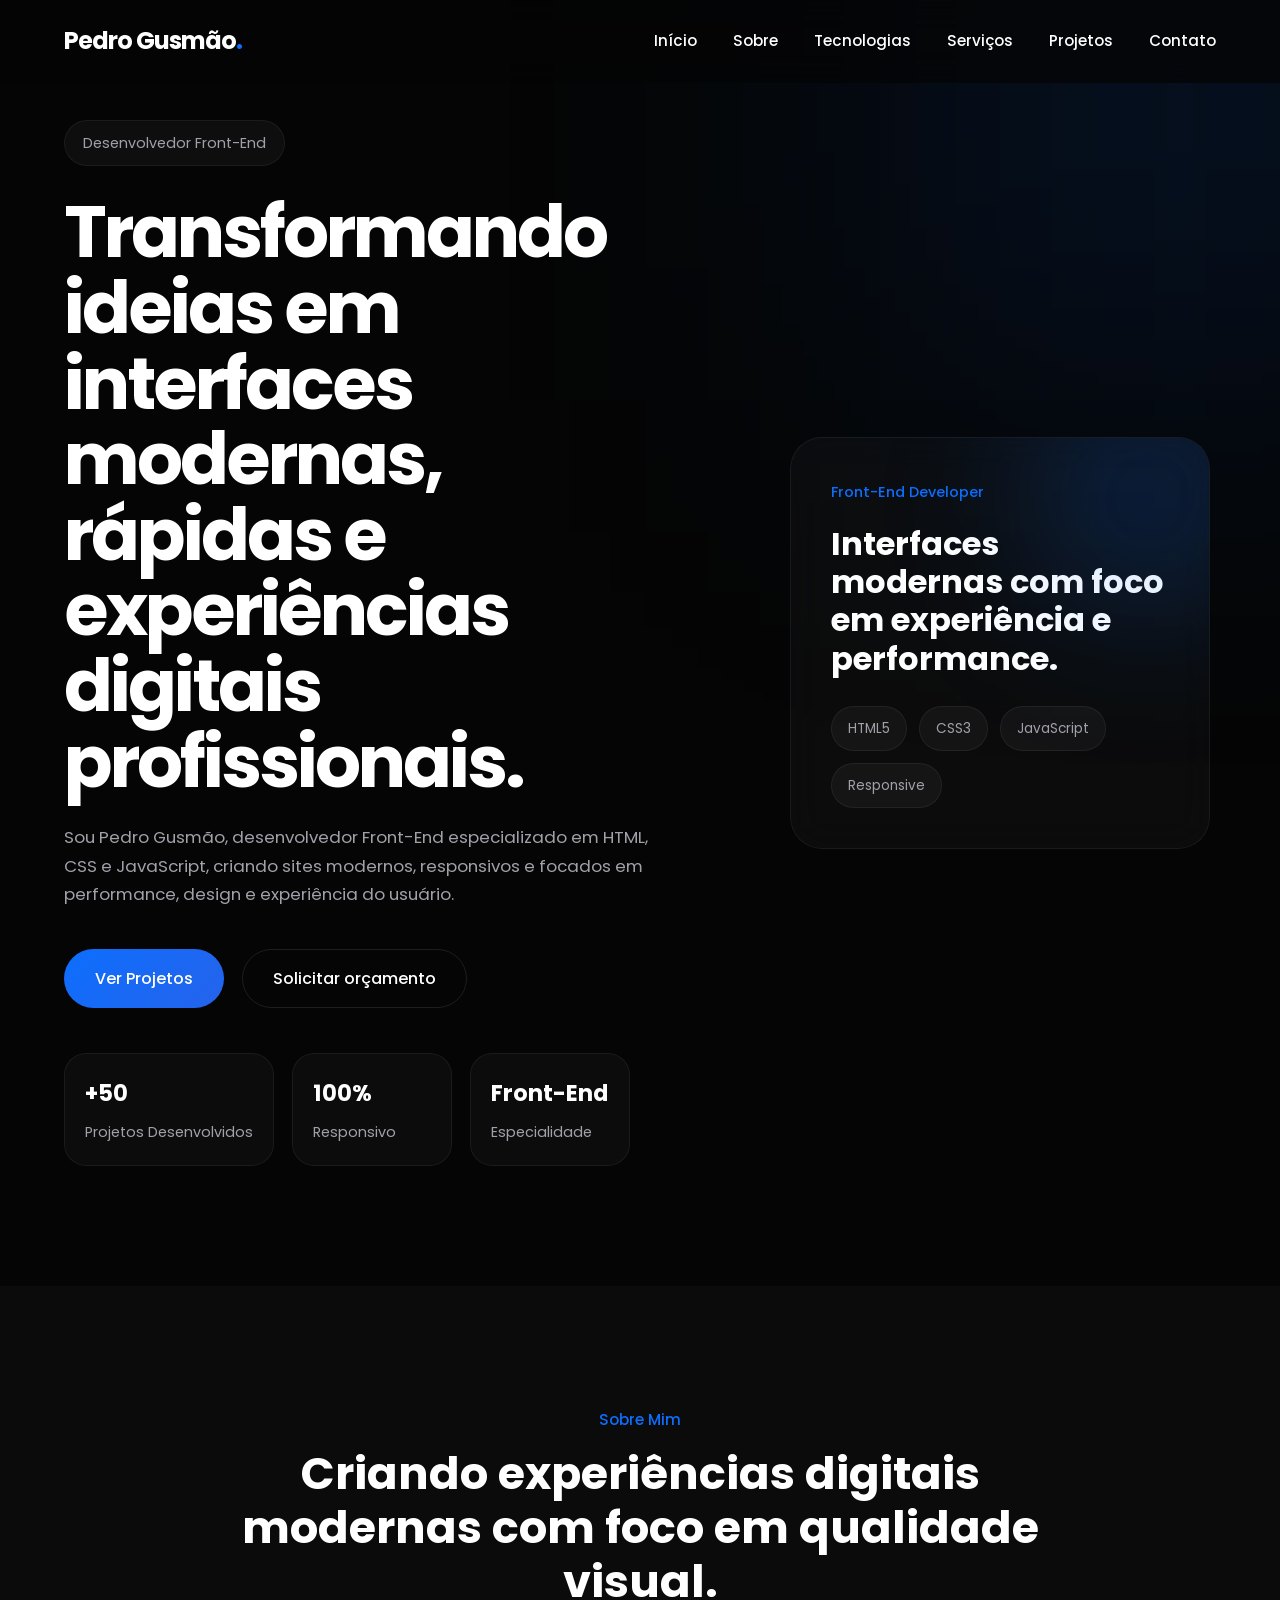
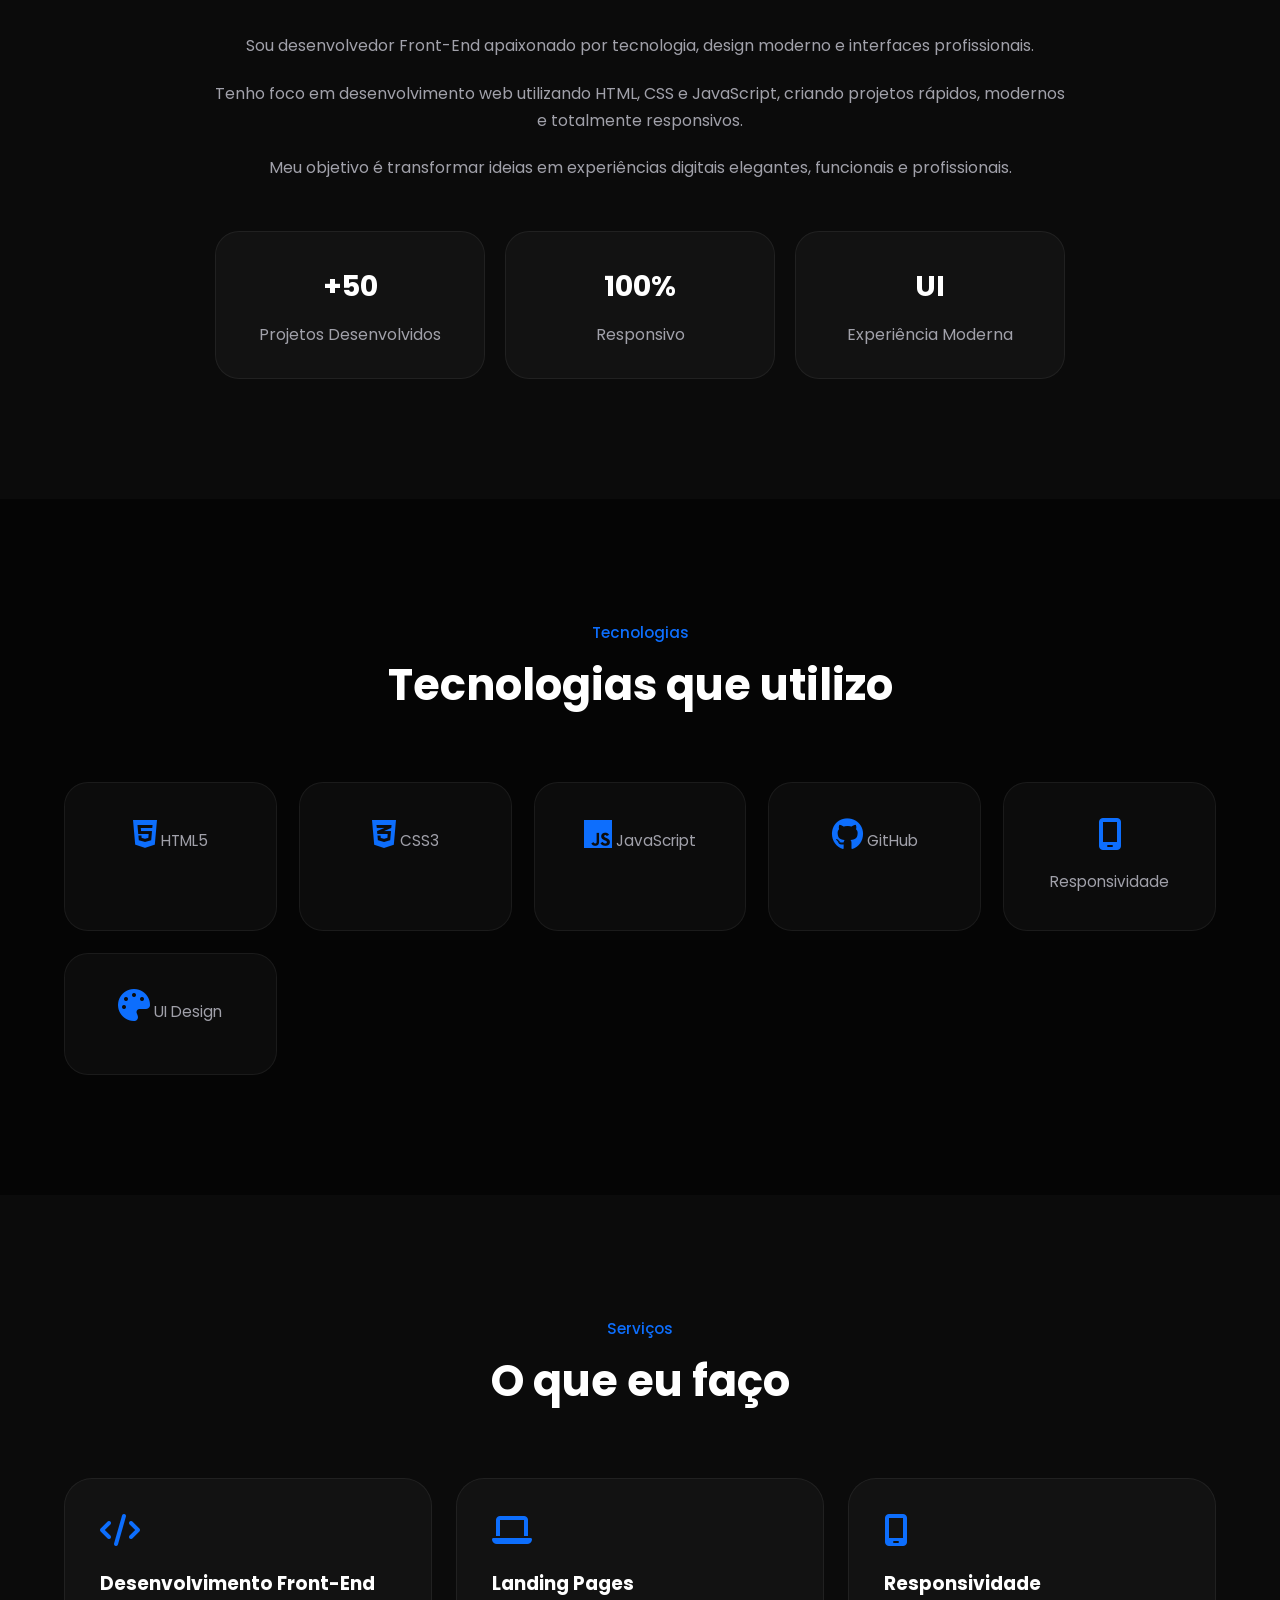
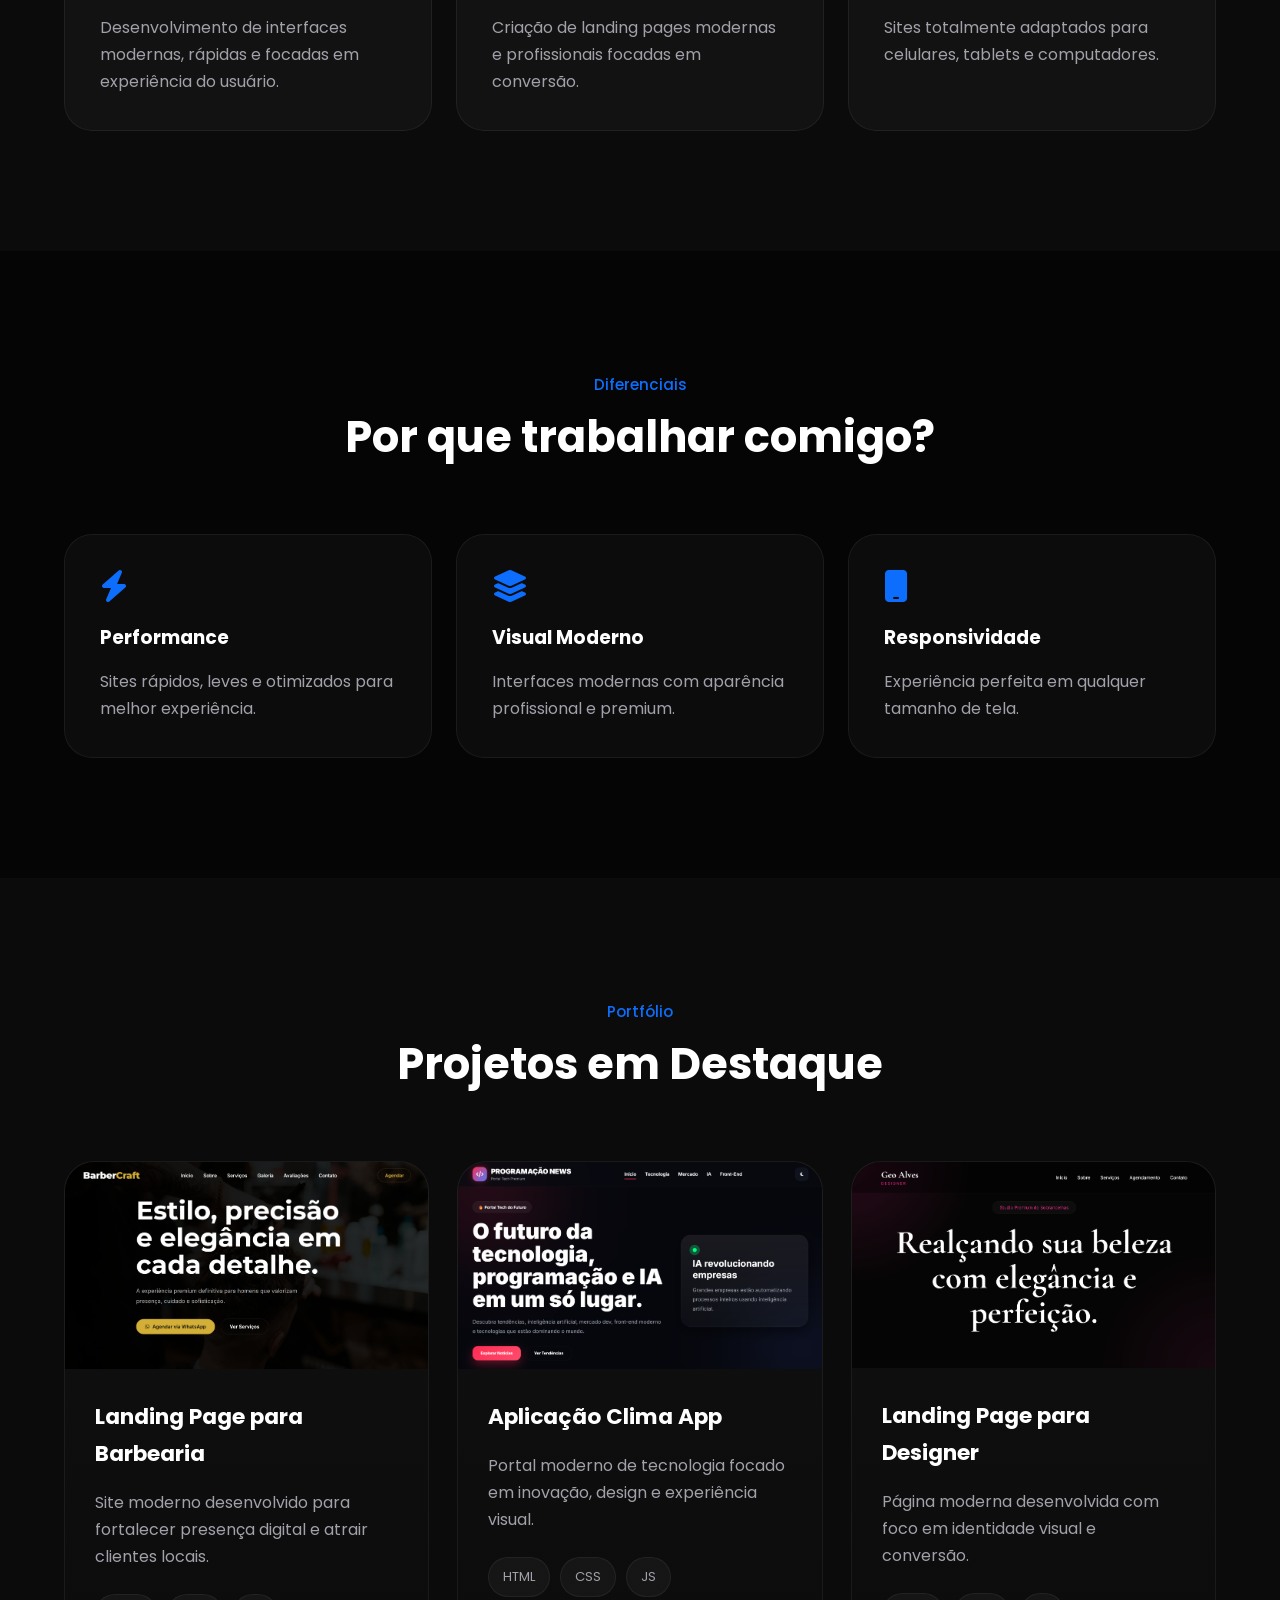
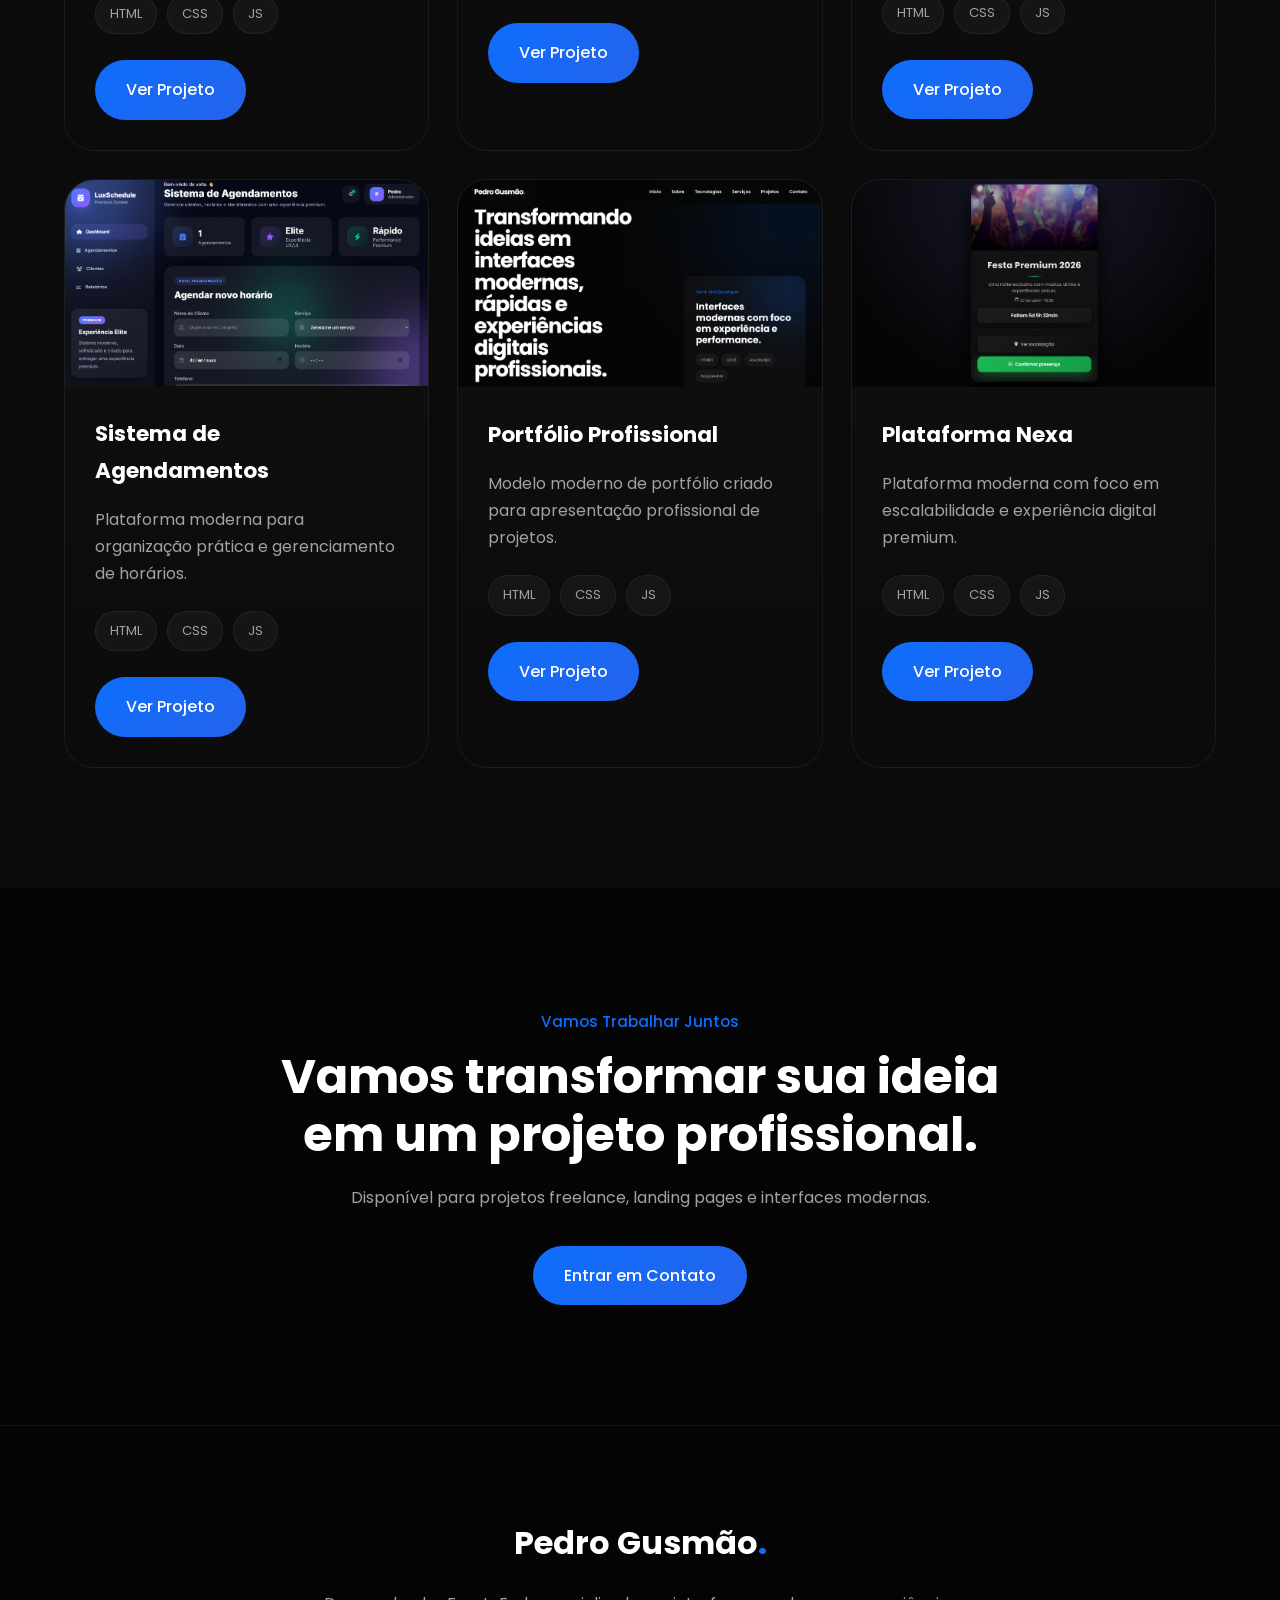
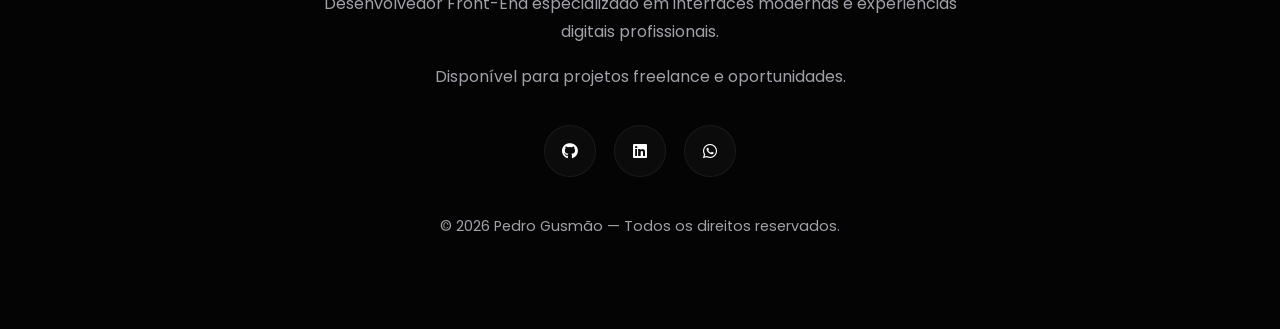
<file: index.html>
<!DOCTYPE html>
<html lang="pt-br">
<head>

  <meta charset="UTF-8">
  <meta name="viewport" content="width=device-width, initial-scale=1.0">

  <!-- SEO -->
  <meta name="description" content="Pedro Gusmão - Desenvolvedor Front-End especializado na criação de interfaces modernas, rápidas, responsivas e experiências digitais profissionais.">

  <meta name="keywords" content="Desenvolvedor Front-End, HTML, CSS, JavaScript, Criação de Sites, Landing Pages, Portfólio Front-End">

  <meta name="author" content="Pedro Gusmão">

  <!-- OPEN GRAPH -->
  <meta property="og:title" content="Pedro Gusmão | Desenvolvedor Front-End">
  <meta property="og:description" content="Interfaces modernas, rápidas e experiências digitais profissionais.">
  <meta property="og:type" content="website">

  <title>Pedro Gusmão | Desenvolvedor Front-End</title>

  <!-- FONT -->
  <link rel="preconnect" href="https://fonts.googleapis.com">

  <link rel="preconnect" href="https://fonts.gstatic.com" crossorigin>

  <link href="https://fonts.googleapis.com/css2?family=Poppins:wght@300;400;500;600;700;800&display=swap" rel="stylesheet">

  <!-- CSS -->
  <link rel="stylesheet" href="style.css">

  <!-- ICONES -->
  <link rel="stylesheet" href="https://cdnjs.cloudflare.com/ajax/libs/font-awesome/6.5.0/css/all.min.css">

  <!-- AOS -->
  <link href="https://unpkg.com/aos@2.3.4/dist/aos.css" rel="stylesheet">

</head>

<body>

<!-- BG EFFECT -->
<div class="bg-effect"></div>

<!-- HEADER -->
<header class="header" id="header">

  <div class="container nav">

    <!-- LOGO -->
    <a href="#home" class="logo">
      Pedro Gusmão<span>.</span>
    </a>

    <!-- MENU -->
    <nav>

      <ul class="nav-list" id="nav-list">

        <li>
          <a href="#home">Início</a>
        </li>

        <li>
          <a href="#sobre">Sobre</a>
        </li>

        <li>
          <a href="#tecnologias">Tecnologias</a>
        </li>

        <li>
          <a href="#servicos">Serviços</a>
        </li>

        <li>
          <a href="#projetos">Projetos</a>
        </li>

        <li>
          <a href="#contato">Contato</a>
        </li>

      </ul>

    </nav>

    <!-- MENU MOBILE -->
    <div class="menu-toggle" id="menu-toggle">

      <i class="fa-solid fa-bars"></i>

    </div>

  </div>

</header>

<!-- MAIN -->
<main>

<!-- HERO -->
<section class="hero" id="home">

  <div class="container hero-content">

    <!-- TEXTO -->
    <div class="hero-text" data-aos="fade-up">

      <span class="tag">
        Desenvolvedor Front-End
      </span>

      <h1>
        Transformando ideias em interfaces modernas,
        rápidas e experiências digitais profissionais.
      </h1>

      <p>
        Sou Pedro Gusmão, desenvolvedor Front-End especializado em HTML, CSS e JavaScript, criando sites modernos, responsivos e focados em performance, design e experiência do usuário.
      </p>

      <!-- BUTTONS -->
      <div class="hero-buttons">

        <a href="#projetos" class="btn">
          Ver Projetos
        </a>

        <a href="https://wa.me/5581981810526"
           target="_blank"
           rel="noopener noreferrer"
           class="btn btn-outline">

          Solicitar orçamento

        </a>

      </div>

      <!-- HERO INFO -->
      <div class="hero-mini-info">

        <div class="mini-card">

          <h3>+50</h3>

          <span>
            Projetos Desenvolvidos
          </span>

        </div>

        <div class="mini-card">

          <h3>100%</h3>

          <span>
            Responsivo
          </span>

        </div>

        <div class="mini-card">

          <h3>Front-End</h3>

          <span>
            Especialidade
          </span>

        </div>

      </div>

    </div>

    <!-- HERO VISUAL -->
    <div class="hero-visual" data-aos="fade-left">

      <div class="hero-card">

        <div class="card-glow"></div>

        <div class="hero-card-content">

          <span class="code-tag">
            Front-End Developer
          </span>

          <h2>
            Interfaces modernas com foco em experiência e performance.
          </h2>

          <div class="hero-stack">

            <span>HTML5</span>
            <span>CSS3</span>
            <span>JavaScript</span>
            <span>Responsive</span>

          </div>

        </div>

      </div>

    </div>

  </div>

</section>

<!-- SOBRE -->
<section class="about" id="sobre">

  <div class="container about-content">

    <div class="about-text" data-aos="fade-right">

      <span class="section-tag">
        Sobre Mim
      </span>

      <h2>
        Criando experiências digitais modernas com foco em qualidade visual.
      </h2>

      <p>
        Sou desenvolvedor Front-End apaixonado por tecnologia, design moderno e interfaces profissionais.
      </p>

      <p>
        Tenho foco em desenvolvimento web utilizando HTML, CSS e JavaScript, criando projetos rápidos, modernos e totalmente responsivos.
      </p>

      <p>
        Meu objetivo é transformar ideias em experiências digitais elegantes, funcionais e profissionais.
      </p>

      <!-- ABOUT INFO -->
      <div class="about-info">

        <div class="info-card">

          <h3>
            +50
          </h3>

          <span>
            Projetos Desenvolvidos
          </span>

        </div>

        <div class="info-card">

          <h3>
            100%
          </h3>

          <span>
            Responsivo
          </span>

        </div>

        <div class="info-card">

          <h3>
            UI
          </h3>

          <span>
            Experiência Moderna
          </span>

        </div>

      </div>

    </div>

  </div>

</section>

<!-- TECNOLOGIAS -->
<section class="stack" id="tecnologias">

  <div class="container">

    <div class="section-header" data-aos="fade-up">

      <span class="section-tag">
        Tecnologias
      </span>

      <h2>
        Tecnologias que utilizo
      </h2>

    </div>

    <!-- STACK GRID -->
    <div class="stack-grid">

      <div class="stack-card" data-aos="fade-up" data-aos-delay="100">

        <i class="fa-brands fa-html5"></i>

        <span>
          HTML5
        </span>

      </div>

      <div class="stack-card" data-aos="fade-up" data-aos-delay="200">

        <i class="fa-brands fa-css3-alt"></i>

        <span>
          CSS3
        </span>

      </div>

      <div class="stack-card" data-aos="fade-up" data-aos-delay="300">

        <i class="fa-brands fa-js"></i>

        <span>
          JavaScript
        </span>

      </div>

      <div class="stack-card" data-aos="fade-up" data-aos-delay="400">

        <i class="fa-brands fa-github"></i>

        <span>
          GitHub
        </span>

      </div>

      <div class="stack-card" data-aos="fade-up" data-aos-delay="500">

        <i class="fa-solid fa-mobile-screen"></i>

        <span>
          Responsividade
        </span>

      </div>

      <div class="stack-card" data-aos="fade-up" data-aos-delay="600">

        <i class="fa-solid fa-palette"></i>

        <span>
          UI Design
        </span>

      </div>

    </div>

  </div>

</section>

<!-- SERVIÇOS -->
<section class="services" id="servicos">

  <div class="container">

    <div class="section-header" data-aos="fade-up">

      <span class="section-tag">
        Serviços
      </span>

      <h2>
        O que eu faço
      </h2>

    </div>

    <!-- GRID -->
    <div class="services-grid">

      <!-- CARD -->
      <article class="service-card" data-aos="fade-up" data-aos-delay="100">

        <i class="fa-solid fa-code"></i>

        <h3>
          Desenvolvimento Front-End
        </h3>

        <p>
          Desenvolvimento de interfaces modernas, rápidas e focadas em experiência do usuário.
        </p>

      </article>

      <!-- CARD -->
      <article class="service-card" data-aos="fade-up" data-aos-delay="200">

        <i class="fa-solid fa-laptop"></i>

        <h3>
          Landing Pages
        </h3>

        <p>
          Criação de landing pages modernas e profissionais focadas em conversão.
        </p>

      </article>

      <!-- CARD -->
      <article class="service-card" data-aos="fade-up" data-aos-delay="300">

        <i class="fa-solid fa-mobile-screen"></i>

        <h3>
          Responsividade
        </h3>

        <p>
          Sites totalmente adaptados para celulares, tablets e computadores.
        </p>

      </article>

    </div>

  </div>

</section>

<!-- WHY ME -->
<section class="why-me">

  <div class="container">

    <div class="section-header" data-aos="fade-up">

      <span class="section-tag">
        Diferenciais
      </span>

      <h2>
        Por que trabalhar comigo?
      </h2>

    </div>

    <!-- WHY GRID -->
    <div class="why-grid">

      <div class="why-card" data-aos="fade-up" data-aos-delay="100">

        <i class="fa-solid fa-bolt"></i>

        <h3>
          Performance
        </h3>

        <p>
          Sites rápidos, leves e otimizados para melhor experiência.
        </p>

      </div>

      <div class="why-card" data-aos="fade-up" data-aos-delay="200">

        <i class="fa-solid fa-layer-group"></i>

        <h3>
          Visual Moderno
        </h3>

        <p>
          Interfaces modernas com aparência profissional e premium.
        </p>

      </div>

      <div class="why-card" data-aos="fade-up" data-aos-delay="300">

        <i class="fa-solid fa-mobile"></i>

        <h3>
          Responsividade
        </h3>

        <p>
          Experiência perfeita em qualquer tamanho de tela.
        </p>

      </div>

    </div>

  </div>

</section>

<!-- PROJETOS -->
<section class="projects" id="projetos">

  <div class="container">

    <div class="section-header" data-aos="fade-up">

      <span class="section-tag">
        Portfólio
      </span>

      <h2>
        Projetos em Destaque
      </h2>

    </div>

    <!-- GRID -->
    <div class="grid">

      <!-- CARD -->
      <article class="card" data-aos="fade-up" data-aos-delay="100">

        <div class="card-img">

          <img src="img/barbearia.png" alt="Projeto Barbearia">

          <div class="overlay">
            <span>Ver Projeto</span>
          </div>

        </div>

        <div class="card-content">

          <h3>
            Landing Page para Barbearia
          </h3>

          <p>
            Site moderno desenvolvido para fortalecer presença digital e atrair clientes locais.
          </p>

          <div class="tech">

            <span>HTML</span>
            <span>CSS</span>
            <span>JS</span>

          </div>

          <a href="projetos/barbearia.html" class="btn">
            Ver Projeto
          </a>

        </div>

      </article>

      <!-- CARD -->
      <article class="card" data-aos="fade-up" data-aos-delay="200">

        <div class="card-img">

          <img src="img/news.png" alt="Projeto Programçao News">

          <div class="overlay">
            <span>Ver Projeto</span>
          </div>

        </div>

        <div class="card-content">

          <h3>
            Aplicação Clima App
          </h3>

          <p>
            Portal moderno de tecnologia focado em inovação, design e experiência visual.
          </p>

          <div class="tech">

            <span>HTML</span>
            <span>CSS</span>
            <span>JS</span>

          </div>

          <a href="projetos/news.html" class="btn">
            Ver Projeto
          </a>

        </div>

      </article>

      <!-- CARD -->
      <article class="card" data-aos="fade-up" data-aos-delay="300">

        <div class="card-img">

          <img src="img/designer.png" alt="Projeto Designer">

          <div class="overlay">
            <span>Ver Projeto</span>
          </div>

        </div>

        <div class="card-content">

          <h3>
            Landing Page para Designer
          </h3>

          <p>
            Página moderna desenvolvida com foco em identidade visual e conversão.
          </p>

          <div class="tech">

            <span>HTML</span>
            <span>CSS</span>
            <span>JS</span>

          </div>

          <a href="projetos/designer.html" class="btn">
            Ver Projeto
          </a>

        </div>

      </article>

      <!-- CARD -->
      <article class="card" data-aos="fade-up" data-aos-delay="400">

        <div class="card-img">

          <img src="img/agendamentos.png" alt="Projeto Agendamentos">

          <div class="overlay">
            <span>Ver Projeto</span>
          </div>

        </div>

        <div class="card-content">

          <h3>
            Sistema de Agendamentos
          </h3>

          <p>
            Plataforma moderna para organização prática e gerenciamento de horários.
          </p>

          <div class="tech">

            <span>HTML</span>
            <span>CSS</span>
            <span>JS</span>

          </div>

          <a href="projetos/agendamentos.html" class="btn">
            Ver Projeto
          </a>

        </div>

      </article>

      <!-- CARD -->
      <article class="card" data-aos="fade-up" data-aos-delay="500">

        <div class="card-img">

          <img src="img/portfolio.png" alt="Projeto Portfólio">

          <div class="overlay">
            <span>Ver Projeto</span>
          </div>

        </div>

        <div class="card-content">

          <h3>
            Portfólio Profissional
          </h3>

          <p>
            Modelo moderno de portfólio criado para apresentação profissional de projetos.
          </p>

          <div class="tech">

            <span>HTML</span>
            <span>CSS</span>
            <span>JS</span>

          </div>

          <a href="projetos/portfolio.html" class="btn">
            Ver Projeto
          </a>

        </div>

      </article>

      <!-- CARD -->
      <article class="card" data-aos="fade-up" data-aos-delay="600">

        <div class="card-img">

          <img src="img/nexa.png" alt="Projeto Nexa">

          <div class="overlay">
            <span>Ver Projeto</span>
          </div>

        </div>

        <div class="card-content">

          <h3>
            Plataforma Nexa
          </h3>

          <p>
            Plataforma moderna com foco em escalabilidade e experiência digital premium.
          </p>

          <div class="tech">

            <span>HTML</span>
            <span>CSS</span>
            <span>JS</span>

          </div>

          <a href="projetos/nexa.html" class="btn">
            Ver Projeto
          </a>

        </div>

      </article>

    </div>

  </div>

</section>

<!-- CTA -->
<section class="cta">

  <div class="container cta-content" data-aos="fade-up">

    <span class="section-tag">
      Vamos Trabalhar Juntos
    </span>

    <h2>
      Vamos transformar sua ideia em um projeto profissional.
    </h2>

    <p>
      Disponível para projetos freelance, landing pages e interfaces modernas.
    </p>

    <a href="https://wa.me/5581981810526"
       target="_blank"
       rel="noopener noreferrer"
       class="btn">

      Entrar em Contato

    </a>

  </div>

</section>

</main>

<!-- FOOTER -->
<footer class="footer" id="contato">

  <div class="container footer-content">

    <h2>
      Pedro Gusmão<span>.</span>
    </h2>

    <p>
      Desenvolvedor Front-End especializado em interfaces modernas e experiências digitais profissionais.
    </p>

    <span class="footer-text">
      Disponível para projetos freelance e oportunidades.
    </span>

    <!-- SOCIAL -->
    <div class="social">

      <a href="https://github.com/Pedro-Gusmao-png"
         target="_blank"
         rel="noopener noreferrer">

        <i class="fab fa-github"></i>

      </a>

      <a href="https://www.linkedin.com/in/pedro-gusmão7/"
         target="_blank"
         rel="noopener noreferrer">

        <i class="fab fa-linkedin"></i>

      </a>

      <a href="https://wa.me/5581981810526"
         target="_blank"
         rel="noopener noreferrer">

        <i class="fab fa-whatsapp"></i>

      </a>

    </div>

    <!-- COPY -->
    <span class="copy">
      © 2026 Pedro Gusmão — Todos os direitos reservados.
    </span>

  </div>

</footer>

<!-- JS -->
<script src="script.js"></script>

<!-- AOS -->
<script src="https://unpkg.com/aos@2.3.4/dist/aos.js"></script>

<script>

  AOS.init({
    once: true,
    duration: 800
  });

</script>

</body>
</html>
</file>
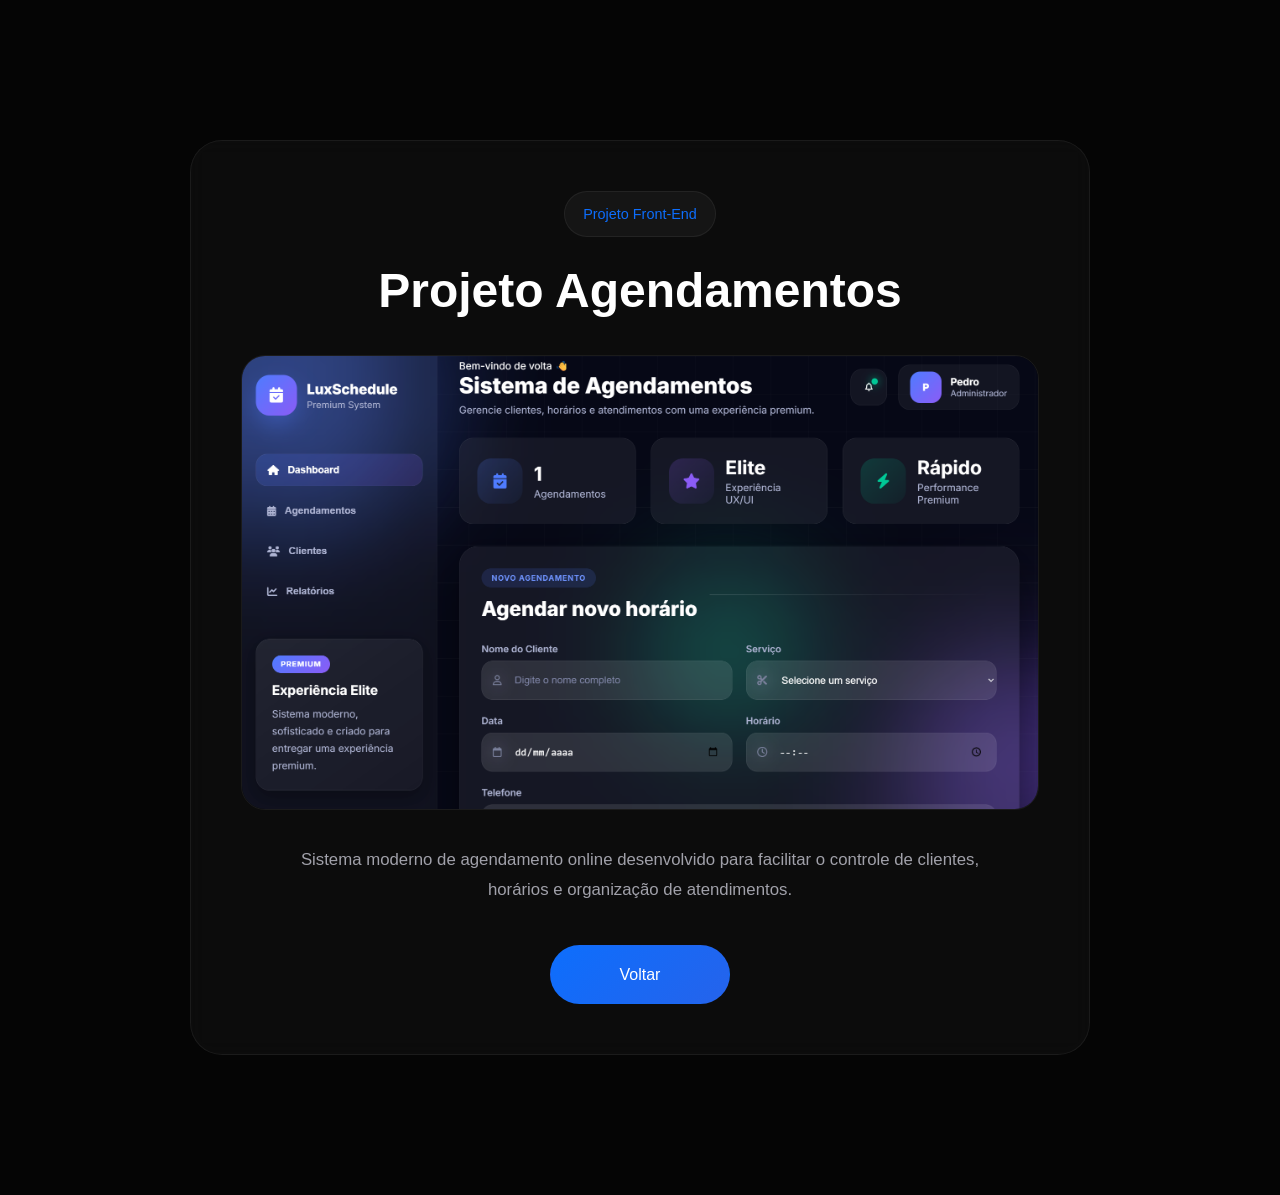
<file: projetos/agendamentos.html>
<!DOCTYPE html>
<html lang="pt-br">
<head>

  <meta charset="UTF-8">

  <meta name="viewport" content="width=device-width, initial-scale=1.0">

  <title>Projeto Agendamentos</title>

  <link rel="stylesheet" href="../style.css">

</head>

<body>

<section class="project-page">

  <div class="container">

    <div class="project-content">

      <span class="project-tag">
        Projeto Front-End
      </span>

      <h1>
        Projeto Agendamentos
      </h1>

      <img src="../img/agendamentos.png" alt="Projeto Agendamentos">

      <p>
        Sistema moderno de agendamento online desenvolvido para facilitar o controle de clientes, horários e organização de atendimentos.
      </p>

      <a href="../index.html" class="btn project-btn">
        Voltar
      </a>

    </div>

  </div>

</section>

</body>
</html>
</file>
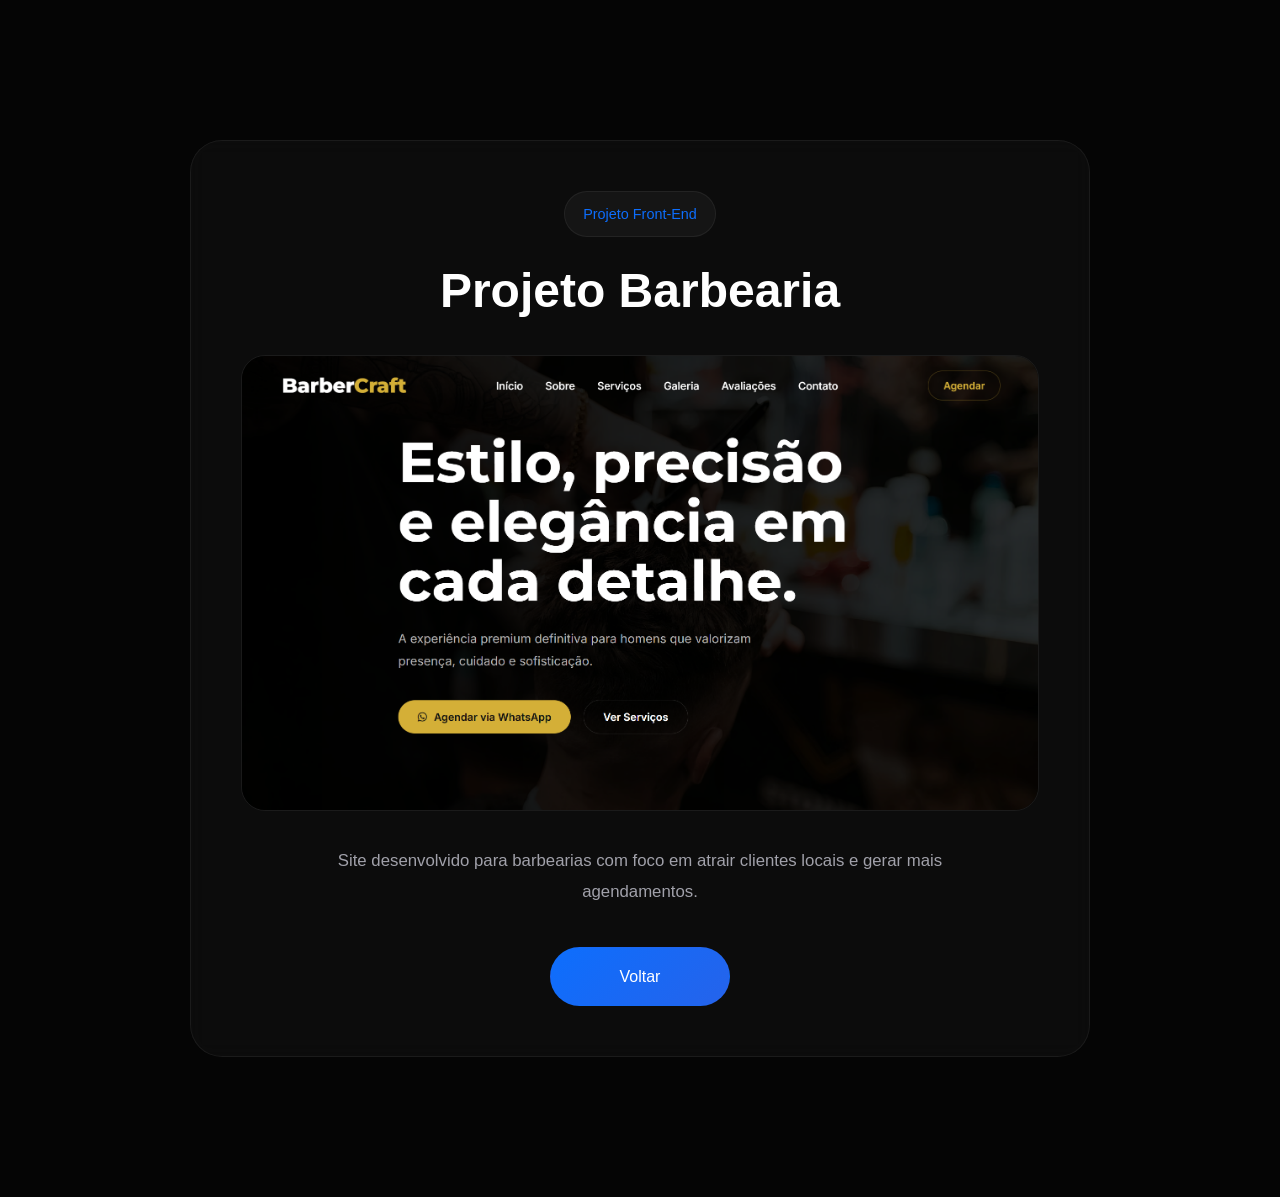
<file: projetos/barbearia.html>
<!DOCTYPE html>
<html lang="pt-br">
<head>

  <meta charset="UTF-8">

  <meta name="viewport" content="width=device-width, initial-scale=1.0">

  <title>Projeto Barbearia</title>

  <link rel="stylesheet" href="../style.css">

</head>

<body>

<section class="project-page">

  <div class="container">

    <div class="project-content">

      <span class="project-tag">
        Projeto Front-End
      </span>

      <h1>
        Projeto Barbearia
      </h1>

      <img src="../img/barbearia.png" alt="Projeto Agendamentos">

      <p>
        Site desenvolvido para barbearias com foco em atrair clientes locais e gerar mais agendamentos.
      </p>

      <a href="../index.html" class="btn project-btn">
        Voltar
      </a>

    </div>

  </div>

</section>

</body>
</html>
</file>
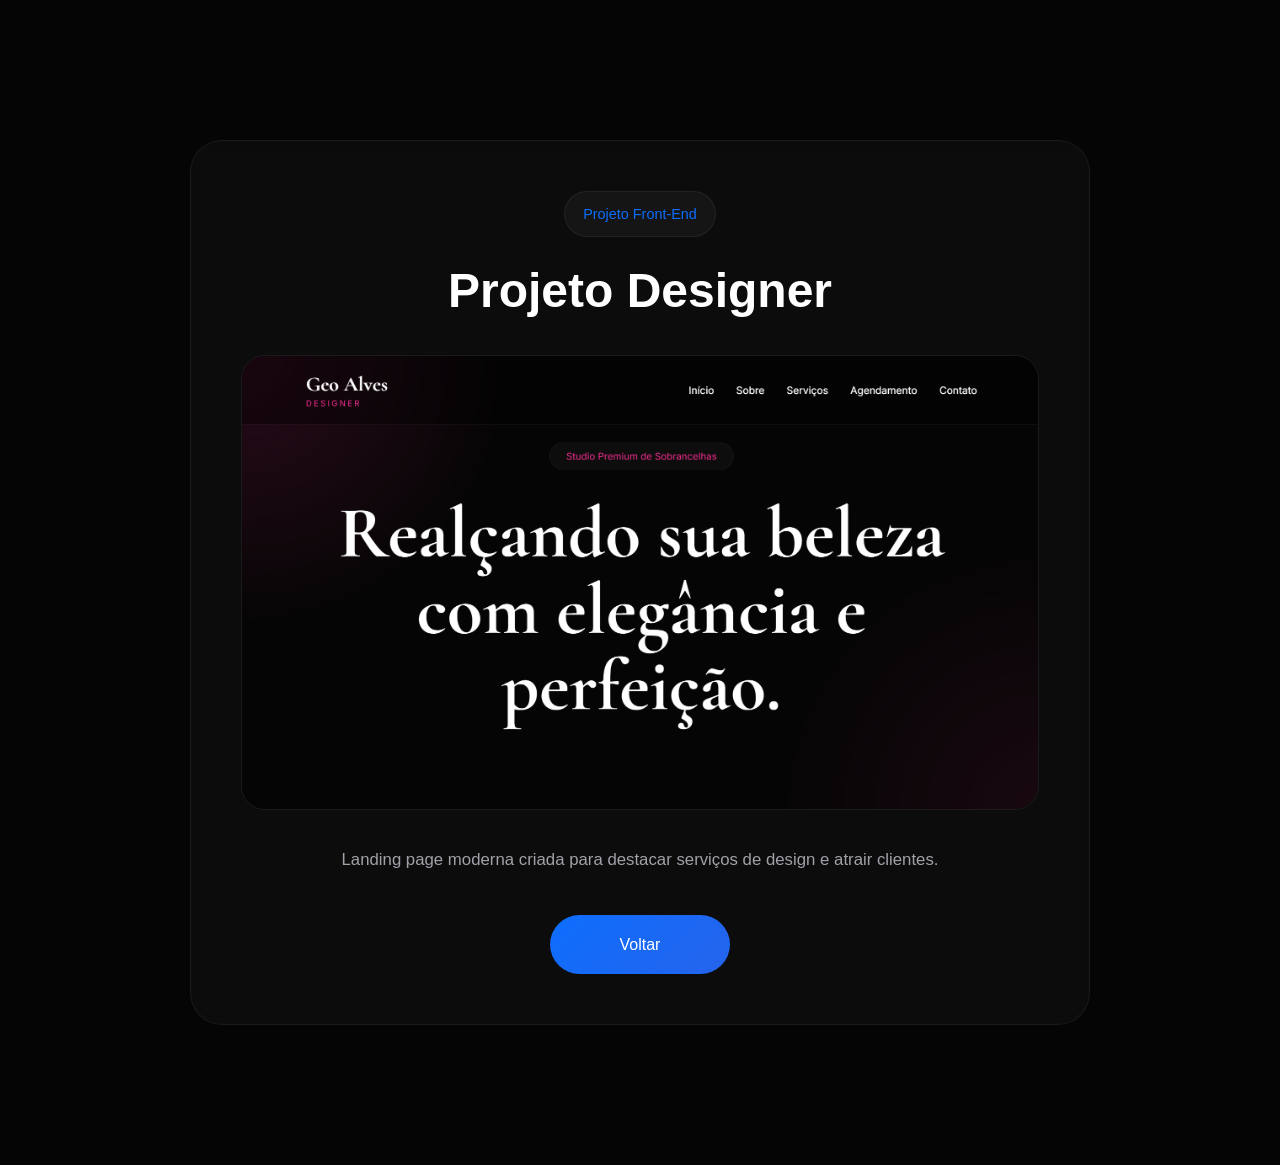
<file: projetos/designer.html>
<!DOCTYPE html>
<html lang="pt-br">
<head>

  <meta charset="UTF-8">

  <meta name="viewport" content="width=device-width, initial-scale=1.0">

  <title>Projeto Designer</title>

  <link rel="stylesheet" href="../style.css">

</head>

<body>

<section class="project-page">

  <div class="container">

    <div class="project-content">

      <span class="project-tag">
        Projeto Front-End
      </span>

      <h1>
        Projeto Designer
      </h1>

      <img src="../img/designer.png" alt="Projeto Agendamentos">

      <p>
        Landing page moderna criada para destacar serviços de design e atrair clientes.
      </p>

      <a href="../index.html" class="btn project-btn">
        Voltar
      </a>

    </div>

  </div>

</section>

</body>
</html>
</file>
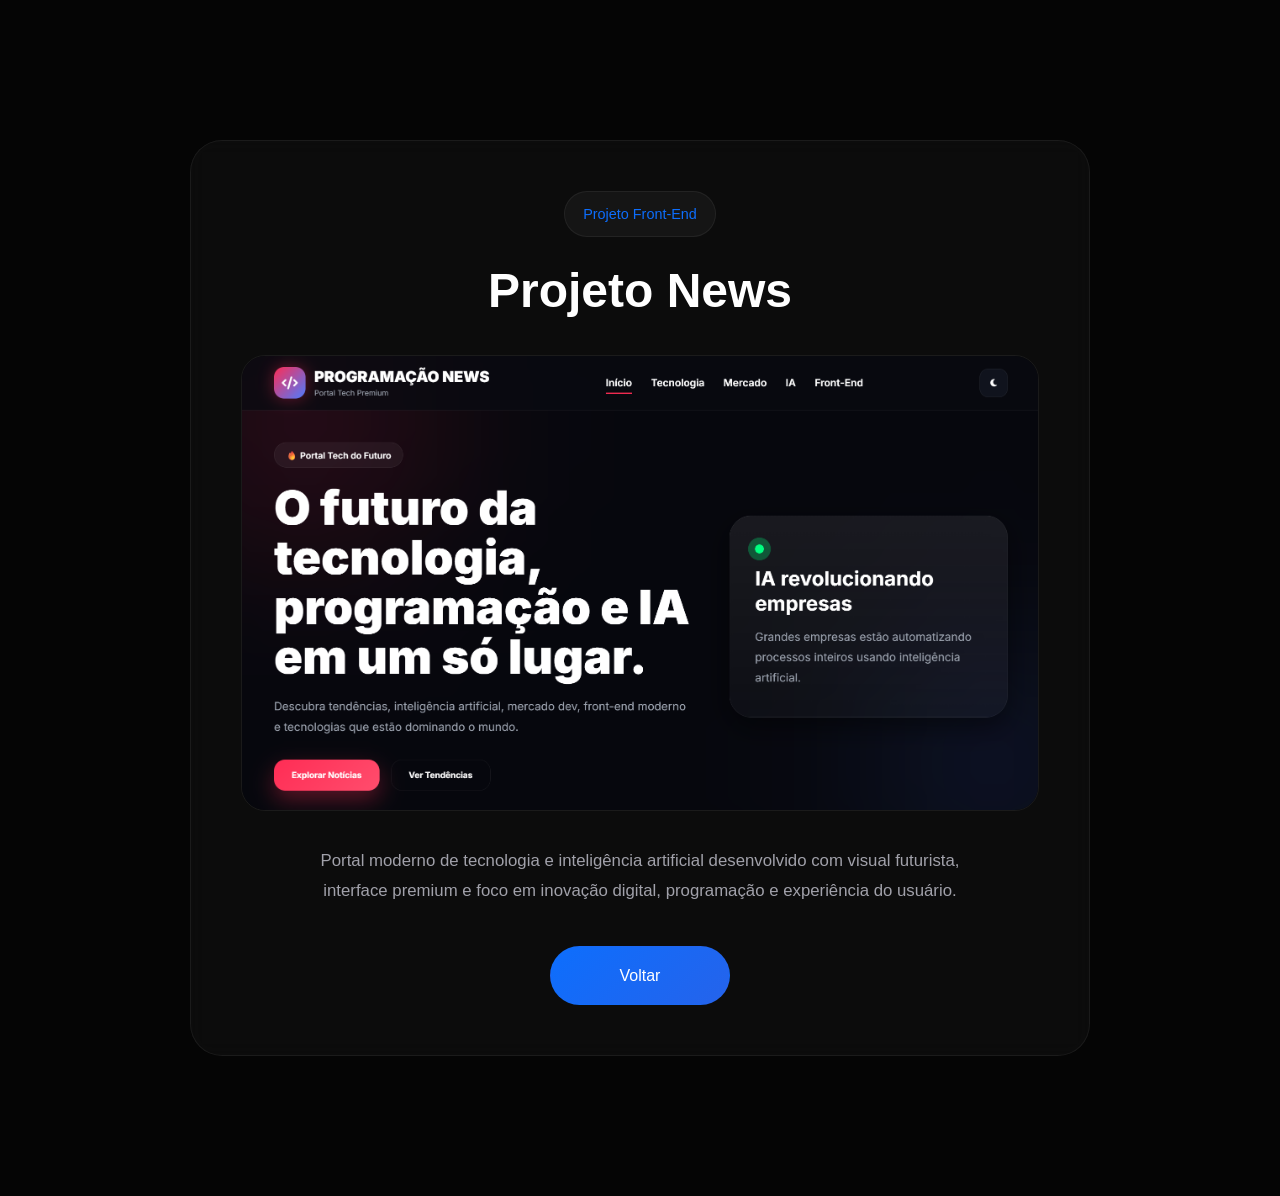
<file: projetos/news.html>
<!DOCTYPE html>
<html lang="pt-br">
<head>

  <meta charset="UTF-8">

  <meta name="viewport" content="width=device-width, initial-scale=1.0">

  <title>Projeto News</title>

  <link rel="stylesheet" href="../style.css">

</head>

<body>

<section class="project-page">

  <div class="container">

    <div class="project-content">

      <span class="project-tag">
        Projeto Front-End
      </span>

      <h1>
        Projeto News
      </h1>

      <img src="../img/news.png" alt="Projeto Agendamentos">

      <p>
        Portal moderno de tecnologia e inteligência artificial desenvolvido com visual futurista, interface premium e foco em inovação digital, programação e experiência do usuário.

      </p>

      <a href="../index.html" class="btn project-btn">
        Voltar
      </a>

    </div>

  </div>

</section>

</body>
</html>
</file>
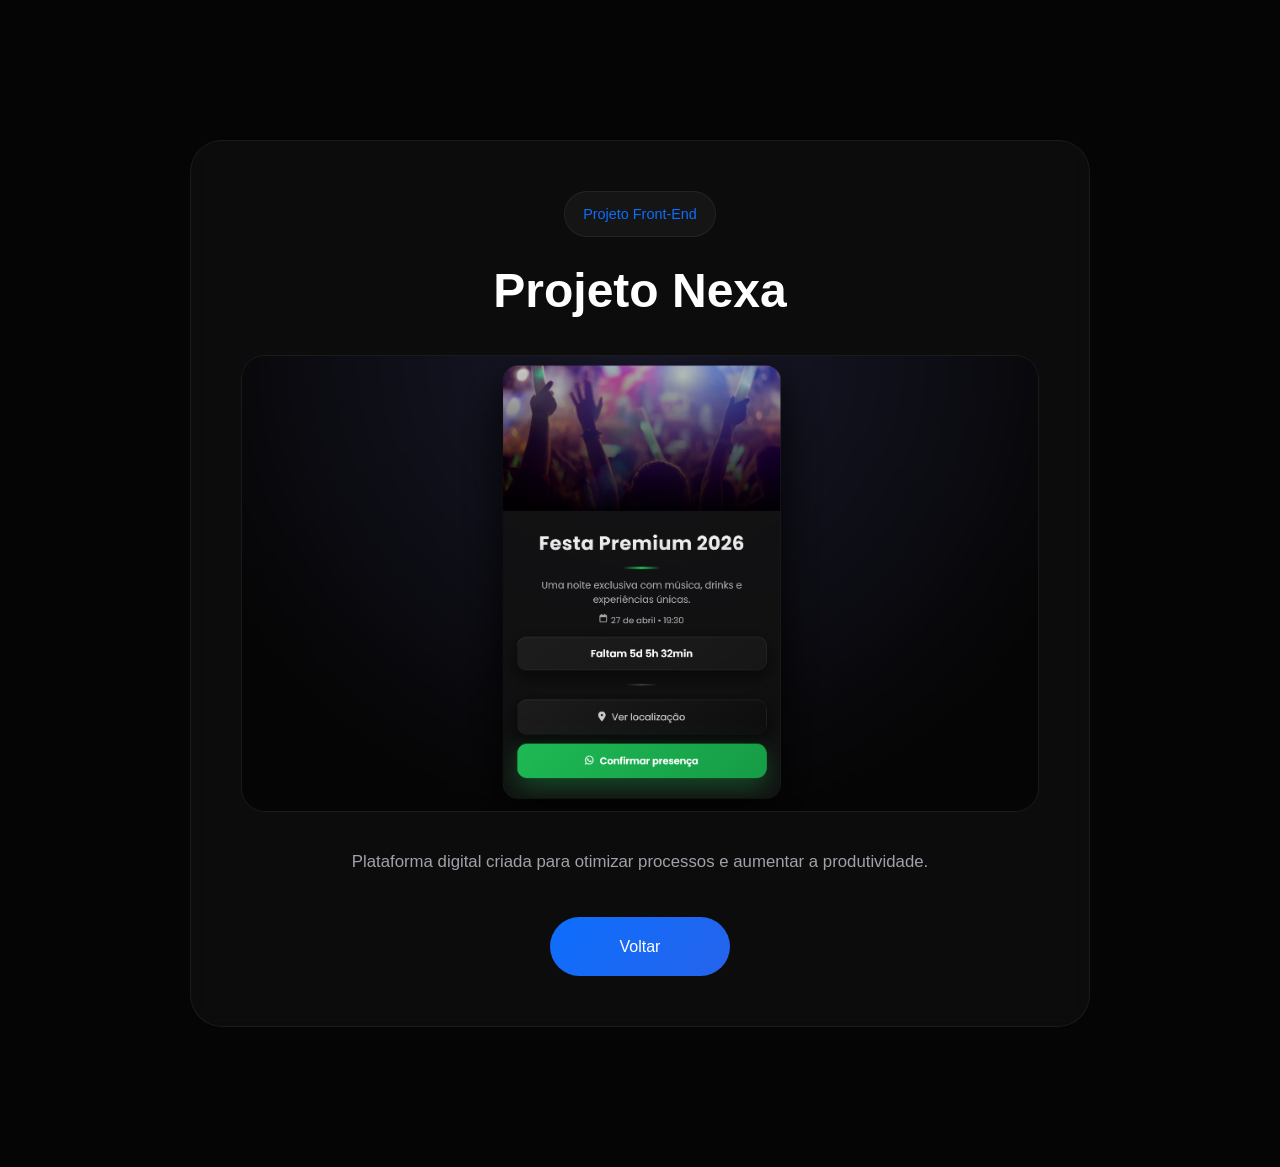
<file: projetos/nexa.html>
<!DOCTYPE html>
<html lang="pt-br">
<head>

  <meta charset="UTF-8">

  <meta name="viewport" content="width=device-width, initial-scale=1.0">

  <title>Projeto Nexa</title>

  <link rel="stylesheet" href="../style.css">

</head>

<body>

<section class="project-page">

  <div class="container">

    <div class="project-content">

      <span class="project-tag">
        Projeto Front-End
      </span>

      <h1>
        Projeto Nexa
      </h1>

      <img src="../img/nexa.png" alt="Projeto Agendamentos">

      <p>
        Plataforma digital criada para otimizar processos e aumentar a produtividade.
      </p>

      <a href="../index.html" class="btn project-btn">
        Voltar
      </a>

    </div>

  </div>

</section>

</body>
</html>
</file>
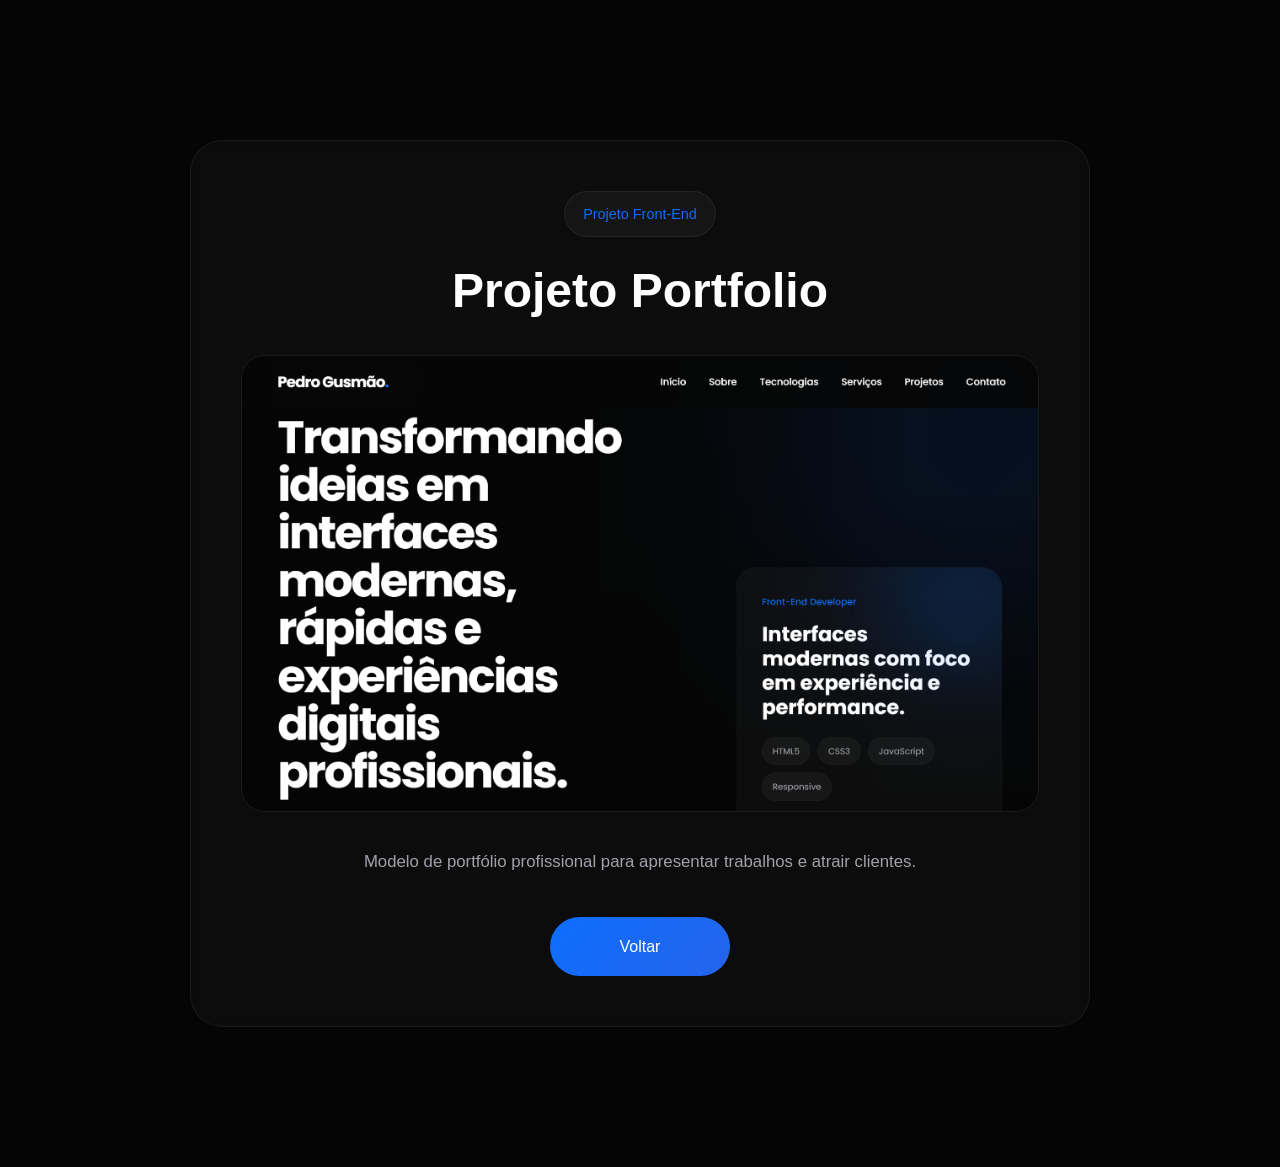
<file: projetos/portfolio.html>
<!DOCTYPE html>
<html lang="pt-br">
<head>

  <meta charset="UTF-8">

  <meta name="viewport" content="width=device-width, initial-scale=1.0">

  <title>Projeto Nexa</title>

  <link rel="stylesheet" href="../style.css">

</head>

<body>

<section class="project-page">

  <div class="container">

    <div class="project-content">

      <span class="project-tag">
        Projeto Front-End
      </span>

      <h1>
        Projeto Portfolio
      </h1>

      <img src="../img/portfolio.png" alt="Projeto Agendamentos">

      <p>
        Modelo de portfólio profissional para apresentar trabalhos e atrair clientes.
      </p>

      <a href="../index.html" class="btn project-btn">
        Voltar
      </a>

    </div>

  </div>

</section>

</body>
</html>
</file>
<file: style.css>
/* =========================================================
   RESET
========================================================= */

*{
  margin:0;
  padding:0;
  box-sizing:border-box;
}

html{
  scroll-behavior:smooth;
}

body{
  font-family:'Poppins',sans-serif;
  background:var(--bg);
  color:var(--text);
  line-height:1.7;
  -webkit-font-smoothing:antialiased;
  overflow-x:hidden;
  position:relative;
}

/* =========================================================
   VARIÁVEIS
========================================================= */

:root{

  --bg:#050505;

  --bg-secondary:#0b0b0b;

  --card:#101010;

  --border:rgba(255,255,255,.06);

  --primary:#0d6efd;

  --primary-hover:#2563eb;

  --text:#ffffff;

  --subtext:#a1a1aa;

  --shadow:0 20px 50px rgba(0,0,0,.45);

  --gradient:
  linear-gradient(
    135deg,
    #0d6efd,
    #2563eb
  );

}

/* =========================================================
   BASE
========================================================= */

img{
  max-width:100%;
  display:block;
}

a{
  text-decoration:none;
}

ul{
  list-style:none;
}

.container{
  width:100%;
  max-width:1200px;
  margin:auto;
  padding:0 24px;
}

section{
  padding:120px 0;
  position:relative;
}

::selection{
  background:var(--primary);
  color:#fff;
}

/* =========================================================
   BG EFFECT
========================================================= */

.bg-effect{

  position:fixed;

  width:600px;

  height:600px;

  background:rgba(13,110,253,.12);

  filter:blur(160px);

  top:-200px;

  right:-200px;

  z-index:-1;

  pointer-events:none;

}

/* =========================================================
   HEADER
========================================================= */

.header{

  position:fixed;

  top:0;

  width:100%;

  z-index:1000;

  backdrop-filter:blur(18px);

  background:rgba(5,5,5,.72);

  border-bottom:1px solid transparent;

  transition:.35s;

}

.header.scroll{

  border-color:var(--border);

  background:rgba(5,5,5,.92);

}

/* =========================================================
   NAV
========================================================= */

.nav{

  height:82px;

  display:flex;

  align-items:center;

  justify-content:space-between;

}

.logo{

  color:var(--text);

  font-size:1.5rem;

  font-weight:700;

  letter-spacing:-1px;

}

.logo span{
  color:var(--primary);
}

.nav-list{

  display:flex;

  align-items:center;

  gap:36px;

}

.nav-list a{

  color:var(--text);

  font-size:.95rem;

  font-weight:500;

  position:relative;

  transition:.3s;

}

.nav-list a::after{

  content:"";

  position:absolute;

  left:0;

  bottom:-8px;

  width:0;

  height:2px;

  background:var(--primary);

  transition:.3s;

}

.nav-list a:hover::after,
.active-link::after{
  width:100%;
}

.menu-toggle{

  display:none;

  color:#fff;

  font-size:1.4rem;

  cursor:pointer;

}

/* =========================================================
   HERO
========================================================= */

.hero{

  min-height:100vh;

  display:flex;

  align-items:center;

  overflow:hidden;

}

.hero-content{

  display:grid;

  grid-template-columns:1.2fr .8fr;

  align-items:center;

  gap:70px;

}

.tag{

  display:inline-flex;

  align-items:center;

  justify-content:center;

  padding:10px 18px;

  border-radius:999px;

  background:rgba(255,255,255,.04);

  border:1px solid var(--border);

  color:var(--subtext);

  margin-bottom:28px;

  font-size:.9rem;

}

.hero h1{

  font-size:4.5rem;

  line-height:1.05;

  letter-spacing:-3px;

  margin-bottom:24px;

}

.hero p{

  color:var(--subtext);

  font-size:1.05rem;

  max-width:620px;

  margin-bottom:40px;

}

/* =========================================================
   HERO BUTTONS
========================================================= */

.hero-buttons{

  display:flex;

  align-items:center;

  gap:18px;

  flex-wrap:wrap;

  margin-bottom:45px;

}

.btn{

  position:relative;

  overflow:hidden;

  padding:15px 30px;

  border-radius:999px;

  background:var(--gradient);

  color:#fff;

  font-weight:500;

  border:1px solid transparent;

  transition:.35s;

  display:inline-flex;

  align-items:center;

  justify-content:center;

}

.btn:hover{

  transform:translateY(-5px);

  box-shadow:
  0 15px 35px rgba(13,110,253,.3);

}

.btn-outline{

  background:transparent;

  border:1px solid rgba(255,255,255,.1);

}

.btn-outline:hover{

  border-color:rgba(13,110,253,.35);

  background:rgba(255,255,255,.03);

}

/* =========================================================
   HERO INFO
========================================================= */

.hero-mini-info{

  display:flex;

  gap:18px;

  flex-wrap:wrap;

}

.mini-card{

  background:rgba(255,255,255,.03);

  border:1px solid var(--border);

  padding:20px;

  border-radius:22px;

  min-width:160px;

}

.mini-card h3{

  font-size:1.4rem;

  margin-bottom:6px;

}

.mini-card span{

  color:var(--subtext);

  font-size:.9rem;

}

/* =========================================================
   HERO VISUAL
========================================================= */

.hero-visual{

  display:flex;

  justify-content:center;

}

.hero-card{

  position:relative;

  width:100%;

  max-width:420px;

  background:rgba(255,255,255,.03);

  border:1px solid var(--border);

  border-radius:32px;

  padding:40px;

  overflow:hidden;

  backdrop-filter:blur(20px);

}

.card-glow{

  position:absolute;

  width:220px;

  height:220px;

  background:rgba(13,110,253,.22);

  border-radius:50%;

  filter:blur(80px);

  top:-50px;

  right:-50px;

}

.code-tag{

  color:var(--primary);

  font-size:.9rem;

  font-weight:500;

  display:inline-block;

  margin-bottom:20px;

}

.hero-card h2{

  font-size:2rem;

  line-height:1.2;

  margin-bottom:28px;

}

.hero-stack{

  display:flex;

  flex-wrap:wrap;

  gap:12px;

}

.hero-stack span{

  padding:10px 16px;

  border-radius:999px;

  background:rgba(255,255,255,.04);

  border:1px solid var(--border);

  color:var(--subtext);

  font-size:.85rem;

}

/* =========================================================
   SECTION HEADER
========================================================= */

.section-header{

  text-align:center;

  margin-bottom:70px;

}

.section-tag{

  color:var(--primary);

  font-size:.95rem;

  font-weight:500;

  margin-bottom:14px;

  display:inline-block;

}

.section-header h2{

  font-size:2.7rem;

  line-height:1.2;

}

/* =========================================================
   ABOUT
========================================================= */

.about{
  background:var(--bg-secondary);
}

.about-content{

  display:flex;

  justify-content:center;

}

.about-text{

  max-width:850px;

  text-align:center;

}

.about-text h2{

  font-size:2.8rem;

  margin-bottom:24px;

  line-height:1.2;

}

.about-text p{

  color:var(--subtext);

  margin-bottom:20px;

}

.about-info{

  display:grid;

  grid-template-columns:repeat(3,1fr);

  gap:20px;

  margin-top:50px;

}

.info-card{

  background:rgba(255,255,255,.03);

  border:1px solid var(--border);

  border-radius:24px;

  padding:30px;

  transition:.35s;

}

.info-card:hover{

  transform:translateY(-8px);

  border-color:rgba(13,110,253,.25);

}

.info-card h3{

  font-size:1.8rem;

  margin-bottom:10px;

}

.info-card span{

  color:var(--subtext);

}

/* =========================================================
   STACK
========================================================= */

.stack-grid{

  display:grid;

  grid-template-columns:
  repeat(auto-fit,minmax(180px,1fr));

  gap:22px;

}

.stack-card{

  background:rgba(255,255,255,.03);

  border:1px solid var(--border);

  border-radius:24px;

  padding:35px;

  text-align:center;

  transition:.35s;

}

.stack-card:hover{

  transform:translateY(-8px);

  border-color:rgba(13,110,253,.25);

}

.stack-card i{

  font-size:2rem;

  color:var(--primary);

  margin-bottom:18px;

}

.stack-card span{

  color:var(--subtext);

  font-size:.95rem;

}

/* =========================================================
   SERVICES
========================================================= */

.services{
  background:var(--bg-secondary);
}

.services-grid{

  display:grid;

  grid-template-columns:
  repeat(auto-fit,minmax(280px,1fr));

  gap:24px;

}

.service-card{

  background:rgba(255,255,255,.03);

  border:1px solid var(--border);

  border-radius:28px;

  padding:35px;

  transition:.35s;

}

.service-card:hover{

  transform:translateY(-8px);

  border-color:rgba(13,110,253,.25);

}

.service-card i{

  font-size:2rem;

  color:var(--primary);

  margin-bottom:22px;

}

.service-card h3{

  margin-bottom:14px;

}

.service-card p{

  color:var(--subtext);

}

/* =========================================================
   WHY ME
========================================================= */

.why-grid{

  display:grid;

  grid-template-columns:
  repeat(auto-fit,minmax(280px,1fr));

  gap:24px;

}

.why-card{

  background:rgba(255,255,255,.03);

  border:1px solid var(--border);

  border-radius:28px;

  padding:35px;

  transition:.35s;

}

.why-card:hover{

  transform:translateY(-8px);

  border-color:rgba(13,110,253,.25);

}

.why-card i{

  color:var(--primary);

  font-size:2rem;

  margin-bottom:20px;

}

.why-card h3{

  margin-bottom:14px;

}

.why-card p{

  color:var(--subtext);

}

/* =========================================================
   PROJECTS
========================================================= */

.projects{
  background:var(--bg-secondary);
}

.grid{

  display:grid;

  grid-template-columns:
  repeat(auto-fit,minmax(320px,1fr));

  gap:28px;

}

.card{

  position:relative;

  background:
  linear-gradient(
    180deg,
    #101010,
    #0b0b0b
  );

  border:1px solid var(--border);

  border-radius:30px;

  overflow:hidden;

  transition:.4s;

}

.card:hover{

  transform:translateY(-10px);

  border-color:rgba(13,110,253,.2);

  box-shadow:var(--shadow);

}

.card-img{

  overflow:hidden;

  position:relative;

}

.card-img img{

  transition:.5s;

}

.card:hover img{
  transform:scale(1.05);
}

.overlay{

  position:absolute;

  inset:0;

  background:rgba(0,0,0,.45);

  display:flex;

  align-items:center;

  justify-content:center;

  opacity:0;

  transition:.35s;

}

.card:hover .overlay{
  opacity:1;
}

.overlay span{

  background:rgba(13,110,253,.9);

  padding:10px 20px;

  border-radius:999px;

  color:#fff;

  font-size:.9rem;

}

.card-content{

  padding:30px;

}

.card-content h3{

  font-size:1.35rem;

  margin-bottom:16px;

}

.card-content p{

  color:var(--subtext);

  margin-bottom:24px;

}

.tech{

  display:flex;

  gap:10px;

  flex-wrap:wrap;

  margin-bottom:26px;

}

.tech span{

  padding:8px 14px;

  border-radius:999px;

  background:rgba(255,255,255,.04);

  border:1px solid var(--border);

  color:var(--subtext);

  font-size:.82rem;

}

/* =========================================================
   PROJECT PAGE
========================================================= */

.project-page{

  min-height:100vh;

  display:flex;

  align-items:center;

  justify-content:center;

  padding:140px 0;

  background:var(--bg);

}

.project-content{

  width:100%;

  max-width:900px;

  margin:auto;

  text-align:center;

  background:rgba(255,255,255,.03);

  border:1px solid var(--border);

  border-radius:32px;

  padding:50px;

  backdrop-filter:blur(10px);

}

.project-tag{

  display:inline-block;

  padding:10px 18px;

  border-radius:999px;

  background:rgba(255,255,255,.04);

  border:1px solid var(--border);

  color:var(--primary);

  font-size:.9rem;

  margin-bottom:25px;

}

.project-content h1{

  font-size:3rem;

  margin-bottom:35px;

  line-height:1.2;

}

.project-content img{

  width:100%;

  border-radius:24px;

  margin-bottom:35px;

  border:1px solid var(--border);

}

.project-content p{

  color:var(--subtext);

  font-size:1.05rem;

  line-height:1.8;

  margin-bottom:40px;

  max-width:700px;

  margin-inline:auto;

}

.project-btn{

  display:inline-flex;

  align-items:center;

  justify-content:center;

  min-width:180px;

}

/* =========================================================
   CTA
========================================================= */

.cta{

  text-align:center;

}

.cta-content{

  max-width:850px;

}

.cta h2{

  font-size:3rem;

  line-height:1.2;

  margin-bottom:20px;

}

.cta p{

  color:var(--subtext);

  margin-bottom:35px;

}

/* =========================================================
   FOOTER
========================================================= */

.footer{

  padding:90px 0;

  border-top:1px solid var(--border);

  background:#040404;

}

.footer-content{

  text-align:center;

}

.footer-content h2{

  font-size:2rem;

  margin-bottom:20px;

}

.footer-content h2 span{
  color:var(--primary);
}

.footer-content p{

  max-width:650px;

  margin:0 auto 18px;

  color:var(--subtext);

}

.footer-text{

  display:block;

  margin-bottom:35px;

  color:var(--subtext);

}

.social{

  display:flex;

  justify-content:center;

  gap:18px;

  margin-bottom:35px;

}

.social a{

  width:52px;

  height:52px;

  border-radius:50%;

  display:flex;

  align-items:center;

  justify-content:center;

  background:rgba(255,255,255,.03);

  border:1px solid var(--border);

  color:#fff;

  transition:.35s;

}

.social a:hover{

  transform:translateY(-5px);

  color:var(--primary);

  border-color:rgba(13,110,253,.25);

}

.copy{

  color:var(--subtext);

  font-size:.9rem;

}

/* =========================================================
   ANIMAÇÕES
========================================================= */

.hidden{

  opacity:0;

  transform:translateY(40px);

  transition:.7s;

}

.show{

  opacity:1;

  transform:translateY(0);

}

/* =========================================================
   RESPONSIVO
========================================================= */

@media(max-width:992px){

  .hero-content{

    grid-template-columns:1fr;

    text-align:center;

  }

  .hero p{
    margin-inline:auto;
  }

  .hero-buttons{
    justify-content:center;
  }

  .hero-mini-info{
    justify-content:center;
  }

  .hero h1{
    font-size:3.5rem;
  }

  .about-info{
    grid-template-columns:1fr;
  }

}

@media(max-width:768px){

  section{
    padding:90px 0;
  }

  .menu-toggle{
    display:block;
  }

  .nav-list{

    position:absolute;

    top:82px;

    right:-100%;

    width:260px;

    background:#0b0b0b;

    flex-direction:column;

    align-items:flex-start;

    padding:30px;

    border-left:1px solid var(--border);

    border-bottom:1px solid var(--border);

    transition:.35s;

  }

  .nav-list.active{
    right:0;
  }

  .hero{
    padding-top:130px;
  }

  .hero h1{

    font-size:2.7rem;

    letter-spacing:-2px;

  }

  .section-header h2{

    font-size:2rem;

  }

  .about-text h2{

    font-size:2.2rem;

  }

  .cta h2{

    font-size:2.3rem;

  }

  .project-page{

    padding:120px 0 80px;

  }

  .project-content{

    padding:30px 22px;

  }

  .project-content h1{

    font-size:2rem;

  }

  .project-content p{

    font-size:.95rem;

  }

}

@media(max-width:480px){

  .hero h1{
    font-size:2.2rem;
  }

  .hero-buttons{
    flex-direction:column;
  }

  .btn{

    width:100%;

    text-align:center;

  }

  .grid{
    grid-template-columns:1fr;
  }

}
</file>
